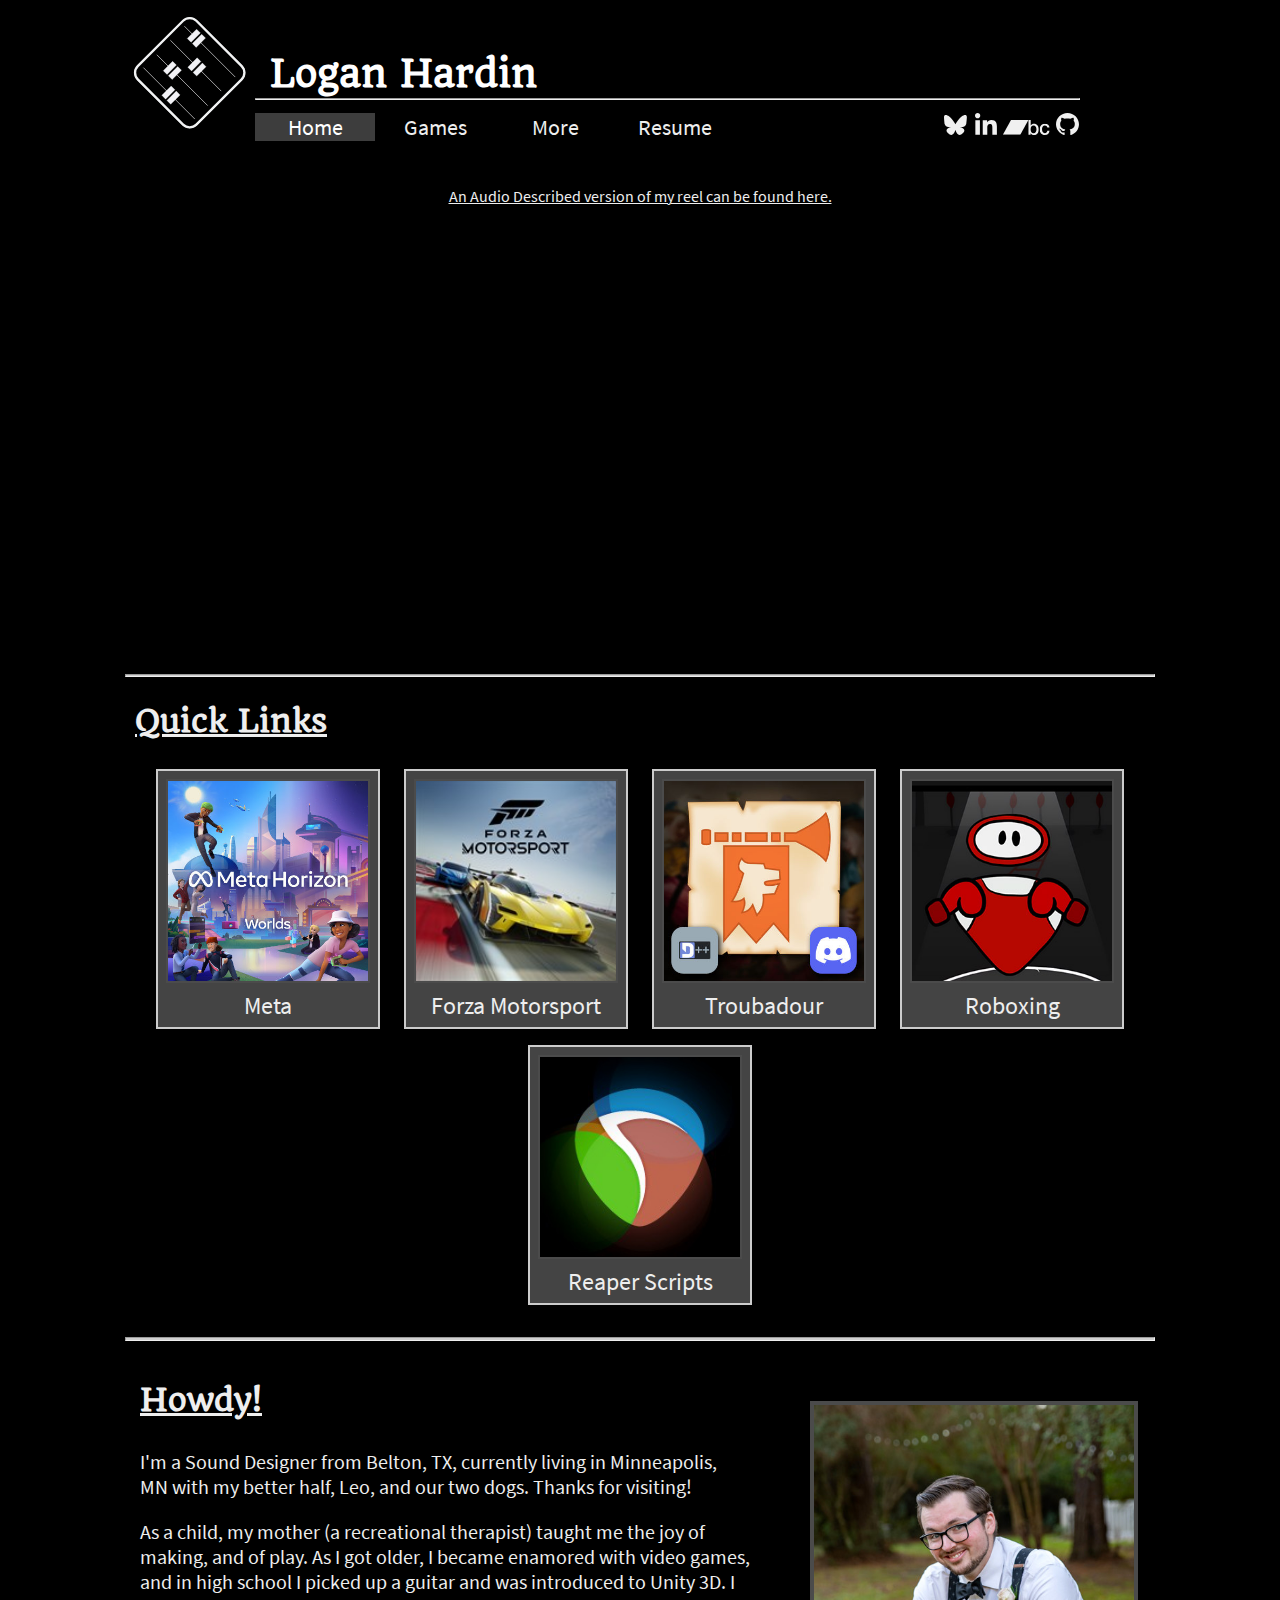
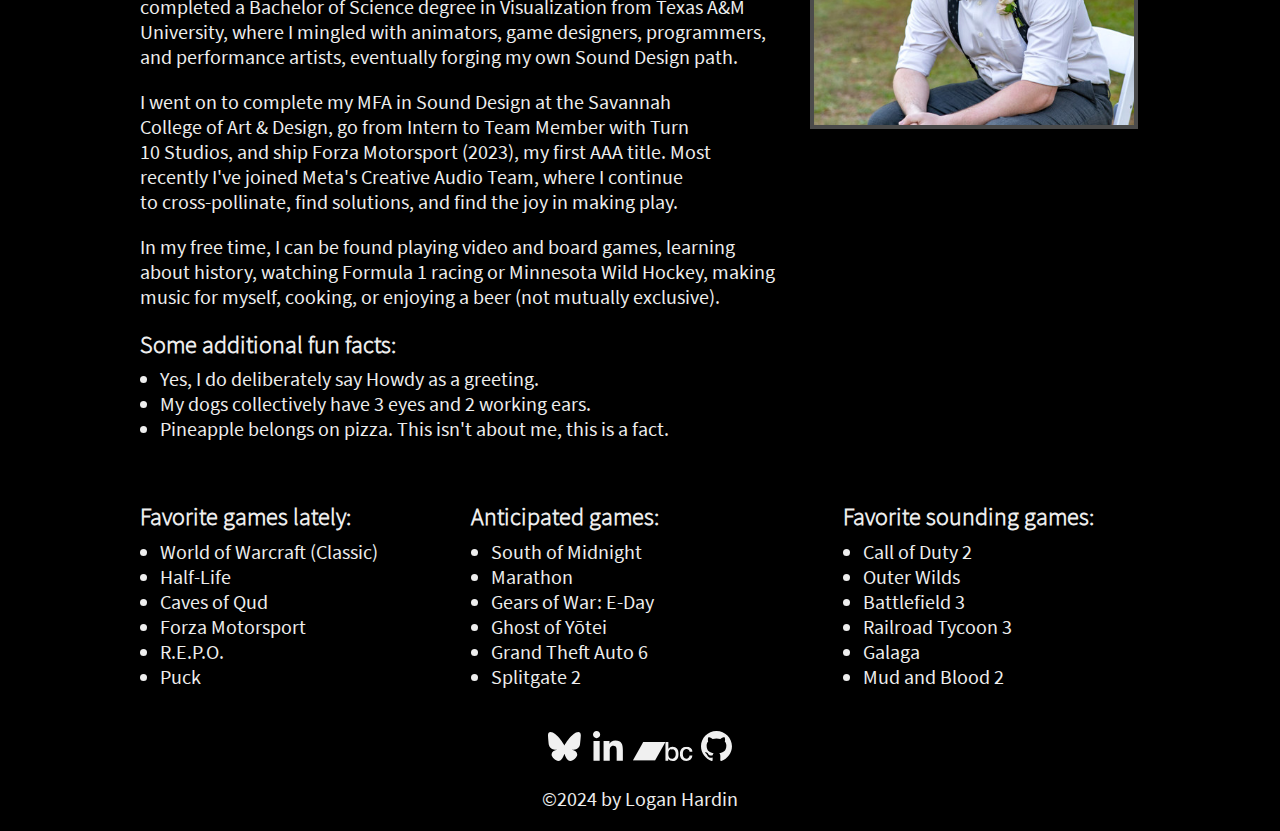
<file: index.html>
<!DOCTYPE html>
<html lang="en">

<head>
<meta name="viewport" content="width=device-width, initial-scale=1"/>
<title>Logan Hardin portfolio- Home</title>
<link rel="stylesheet" href="mystyle.css">
<link rel="icon" type="image/x-icon" href="/images/favicon.png">
</head>

<body>
<div class="content">
	<a class="skip-to-content-link-top" href="#container-video-reel">Jump to content</a>
<!--Header (stationary)-->
	<div class="header-hero">
		<img id="img-home" src="images/Logo_Home.svg" alt="Logo for Logan Hardin. On a black background, a white rounded rectangle sits at an angle, with blocks and thin parallel lines inside it resembling faders on a mixing board." />
		<div class="header-hero-text-and-div">
			<h1 id="container-header-text">Logan Hardin</h1>
			<hr id="container-header-hr">
		</div>
	</div>
<!--Header (sticks to the top)-->
	<div class="header-sidekick">
		<div class="header-sidekick-background">
		<div class="header-sidekick-buttons">
			<a class="header-button-disabled">Home</a>
			<a class="header-button-link" target="_self" href="https://loganhardin.xyz/games">Games</a>
			<a class="header-button-link" target="_self" href="https://loganhardin.xyz/more">More</a>
			<a class="header-button-link" target="_blank" href="resume.pdf">Resume</a>
		</div>
		<div class="header-sidekick-links">
			<a class="undecorated-links" target="_self" href="https://bsky.app/profile/snoopy20111.bsky.social">
				<img id="img-bsky-header" src="images/icon_bluesky.svg" alt="Bluesky Logo and link to Logan's Bluesky profile." />
			</a>
			<a class="undecorated-links" target="_self" href="https://www.linkedin.com/in/lhardin-sound/">
				<img id="img-linkedin-header" src="images/icon_linkedin.svg" alt="LinkedIn logo and link to Logan's LinkedIn page." />
			</a>
			<a class="undecorated-links" target="_self" href="https://snoopy20111.bandcamp.com/">
				<img id="img-bandcamp-header" src="images/icon_bandcamp.svg" alt="Bandcamp logo and link to Logan's Bandcamp." />
			</a>
			<a class="undecorated-links" target="_self" href="https://github.com/Snoopy20111">
				<img id="img-github-header" src="images/icon_github.svg" alt="Github logo and link to Logan's Github profile." />
			</a>
		</div>
		</div>
	</div>
<!--Main content-->
<div class="content-main">
<!--Embedded reel-->
	<div id="container-video-reel">
		<div id="container-reel-text">
			<p class="audio-described-reel-text"><a class="decorated-links" target="_self" href="https://vimeo.com/882762246?share=copy">An Audio Described version of my reel can be found here.</a></p>
		</div>
		<div style="padding:56.25% 0 0 0;position:relative;">
			<iframe src="https://player.vimeo.com/video/878763365?badge=0&amp;autopause=0&amp;quality_selector=1&amp;player_id=0&amp;app_id=58479" frameborder="0" allow="autoplay; fullscreen; picture-in-picture" allowfullscreen style="position:absolute; top:0; left:0; width:100%; height:100%;" title="Vimeo Player, Logan's Sound Design Portfolio- 2023"></iframe>
		</div>
		<script src="https://player.vimeo.com/api/player.js"></script>
	</div>
	<hr class="main_hr">
<!--Quick Links-->	
	<div id="Quick-Links" class="content-quicklinks-group-div">
		<h2 class="content-quicklinks-group-title">Quick Links</h2>
		<div class="content-quick-link-div">
			<div class="content-quick-link-separator">
				<a class="undecorated-links" target="_self" href="https://loganhardin.xyz/games#HorizonWorlds">
				<div class="content-quick-link-box">
					<img id="img-quicklink-prev" src="images/HorizonWorlds-Preview.jpg" alt="A preview image for Meta Horizon Worlds, bearing the Meta logo and promotional art for the platform. Various grinning human characters play and socialize in a green area of a futuristic city." />
					<p class="quick-link-text">Meta</p>
				</div>
				</a>
			</div>
			<div class="content-quick-link-separator">
				<a class="undecorated-links" target="_self" href="https://loganhardin.xyz/games#Forza">
				<div class="content-quick-link-box">
					<img id="img-quicklink-prev" src="images/Forza-Preview.jpg" alt="A preview image for Forza Motorsport, bearing the name, logo, and cover art of the game. The cover art depicts two cars, a yellow Cadillac V-Series.R hypercar and a blue Chevrolet Corvette E-Ray, speeding towards the camera along a red and white curbed track with an open blue sky behind." />
					<p class="quick-link-text">Forza Motorsport</p>
				</div>
				</a>
			</div>
			<!-- <div class="content-quick-link-separator">
				<a class="undecorated-links" target="_self" href="https://loganhardin.xyz/games#Thesis">
				<div class="content-quick-link-box">
					<img id="img-quicklink-prev" src="images/Thesis-Preview.jpg" alt="A preview image for my Thesis, showing the two playable characters from the Unity FPS Sample. A slender human in an orange and white spacesuit and a taller, imposing, brown and black robot with a massive gun arm stand in a rocky alien desert." />
					<p class="quick-link-text">Thesis</p>
				</div>
				</a>
			</div> -->
			<div class="content-quick-link-separator">
				<a class="undecorated-links" target="_self" href="https://loganhardin.xyz/more#Troubadour">
				<div class="content-quick-link-box">
					<img id="img-quicklink-prev" src="images/Troubadour-Preview.jpg" alt="Preview image for Troubadour, showing the program's logo of an orange medeival trumpet and a banner with a creature." />
					<p class="quick-link-text">Troubadour</p>
				</div>
				</a>
			</div>
			<div class="content-quick-link-separator">
				<a class="undecorated-links" target="_self" href="https://loganhardin.xyz/games#Roboxing">
				<div class="content-quick-link-box">
					<img id="img-quicklink-prev" src="images/Roboxing-Preview.jpg" alt="A preview image for Roboxing, depicting one of the titular robot boxer characters hovering beneath a light in a dimly lit gym, their red and white triangular body giving the appearance of a wrestling singlet. Their red boxing gloves float in front in the ready position, and their lumpy round head floats above the body with two oval eyes neutrally blinking back at the viewer." />
					<p class="quick-link-text">Roboxing</p>
				</div>
				</a>
			</div>
			<div class="content-quick-link-separator">
				<a class="undecorated-links" target="_self" href="https://loganhardin.xyz/more#ReaperScripts">
				<div class="content-quick-link-box">
					<img id="img-quicklink-prev" src="images/Reaper-Preview.jpg" alt="A preview image for my Reaper Scripts, bearing the Reaper Digital Audio Workstation logo. On a black background, a round, guitar pick shaped form is created from overlapping green, brown, and blue circles. The shape of a bright white scythe forms in the negative space." />
					<p class="quick-link-text">Reaper Scripts</p>
				</div>
				</a>
			</div>
		</div>
	</div>
	<hr class="main_hr">
<!--Bio-->
	<div id="Bio" class="content-bio-div">
		<div class="content-bio-text">
			<h2 class="remove-top-margin-text">Howdy!</h2>
			<p>I'm a Sound Designer from Belton, TX, currently living in Minneapolis, MN with my better half, Leo, and our two dogs. Thanks for visiting!</p>
			<p>As a child, my mother (a recreational therapist) taught me the joy of making, and of play. As I got older, I became enamored with video games, and in high school I picked up a guitar and was introduced to Unity 3D. I completed a Bachelor of Science degree in Visualization from Texas A&#38;M University, where I mingled with animators, game designers, programmers, and performance artists, eventually forging my own Sound Design path.</p>
			<p>I went on to complete my MFA in Sound Design at the Savannah College of Art &#38; Design, go from Intern to Team Member with Turn 10 Studios, and ship Forza Motorsport (2023), my first AAA title. Most recently I've joined Meta's Creative Audio Team, where I continue to cross-pollinate, find solutions, and find the joy in making play.</p>
			<p>In my free time, I can be found playing video and board games, learning about history, watching Formula 1 racing or Minnesota Wild Hockey, making music for myself, cooking, or enjoying a beer (not mutually exclusive).</p>
			<h3 class="favorites-headers">Some additional fun facts:</h3>
			<ul>
				<li>Yes, I do deliberately say Howdy as a greeting.</li>
				<li>My dogs collectively have 3 eyes and 2 working ears.</li>
				<li>Pineapple belongs on pizza. This isn't about me, this is a fact.</li>
			</ul>
		</div>
		<div class="content-bio-img">
			<img id="img-bio" src="images/Me.jpg" alt="A photo of me! I'm seated outdoors on a white chair in mostly-formal dress, clad in gray trousers, a white french-cuffed shirt rolled up to the elbows, black suspenders, a black bow tie, and my usual crisp pompadour haircut. I'm beaming— a huge grin is hardly hidden by my short beard and mustache, and my eyes smile out from behind huge black-framed glasses. A white carnation clings to one suspender strap."/>
		</div>
	</div>
	<div id="Fav-Games" class="content-bio-favgames-div">
		<div class="content-bio-favgames-column-1">
			<h3 class="favorites-headers">Favorite games lately:</h3>
			<ul class="ul-favorites-list">
				<li>World of Warcraft (Classic)</li>
				<li>Half-Life</li>
				<li>Caves of Qud</li>
				<li>Forza Motorsport</li>
				<li>R.E.P.O.</li>
				<li>Puck</li>
			</ul>
		</div>
		<div class="content-bio-favgames-column-2">
			<h3 class="favorites-headers">Anticipated games:</h3>
			<ul class="ul-favorites-list">
				<li>South of Midnight</li>
				<li>Marathon</li>
				<li>Gears of War: E-Day</li>
				<li>Ghost of Yōtei</li>
				<li>Grand Theft Auto 6</li>
				<li>Splitgate 2</li>
			</ul>
		</div>
		<div class="content-bio-favgames-column-3">
			<h3 class="favorites-headers">Favorite sounding games:</h3>
			<ul class="ul-favorites-list">
				<li>Call of Duty 2</li>
				<li>Outer Wilds</li>
				<li>Battlefield 3</li>
				<li>Railroad Tycoon 3</li>
				<li>Galaga</li>
				<li>Mud and Blood 2</li>
			</ul>
		</div>
	</div>
</div>
<!--Footer, similar links as header-->
	<footer class="footer-main">
		<div class="footer-links">
			<a class="undecorated-links" target="_self" href="https://bsky.app/profile/snoopy20111.bsky.social">
				<img id="img-bsky-footer" src="images/icon_bluesky.svg" alt="Bluesky Logo and link to Logan's Bluesky profile." />
			</a>
			<a class="undecorated-links" target="_self" href="https://www.linkedin.com/in/lhardin-sound/">
				<img id="img-linkedin-footer" src="images/icon_linkedin.svg" alt="LinkedIn logo and link to Logan's LinkedIn page." />
			</a>
			<a class="undecorated-links" target="_self" href="https://snoopy20111.bandcamp.com/">
				<img id="img-bandcamp-footer" src="images/icon_bandcamp.svg" alt="Bandcamp logo and link to Logan's Bandcamp." />
			</a>
			<a class="undecorated-links" target="_self" href="https://github.com/Snoopy20111">
				<img id="img-github-footer" src="images/icon_github.svg" alt="Github logo and link to Logan's Github profile." />
			</a>
		</div>
		<p>©2024 by Logan Hardin</p>
	</footer>
</div>
</body>
</html>
</file>
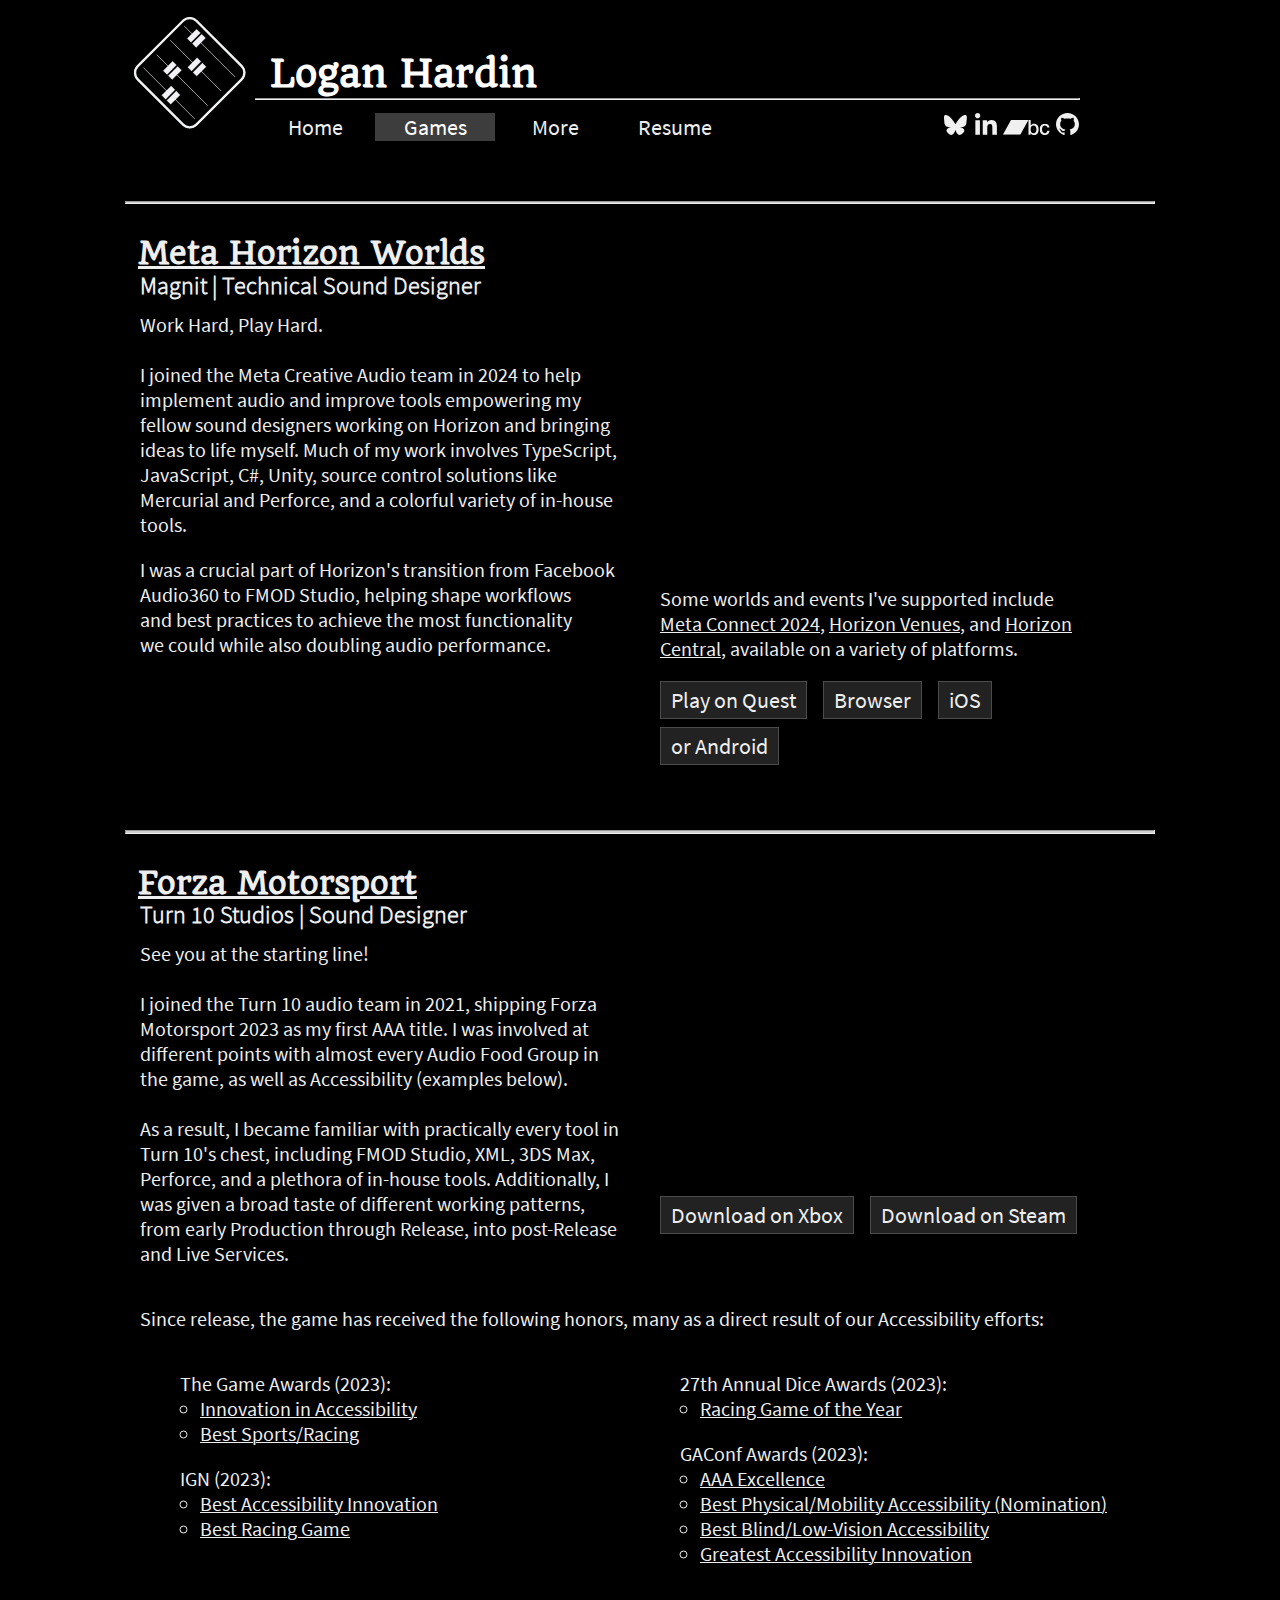
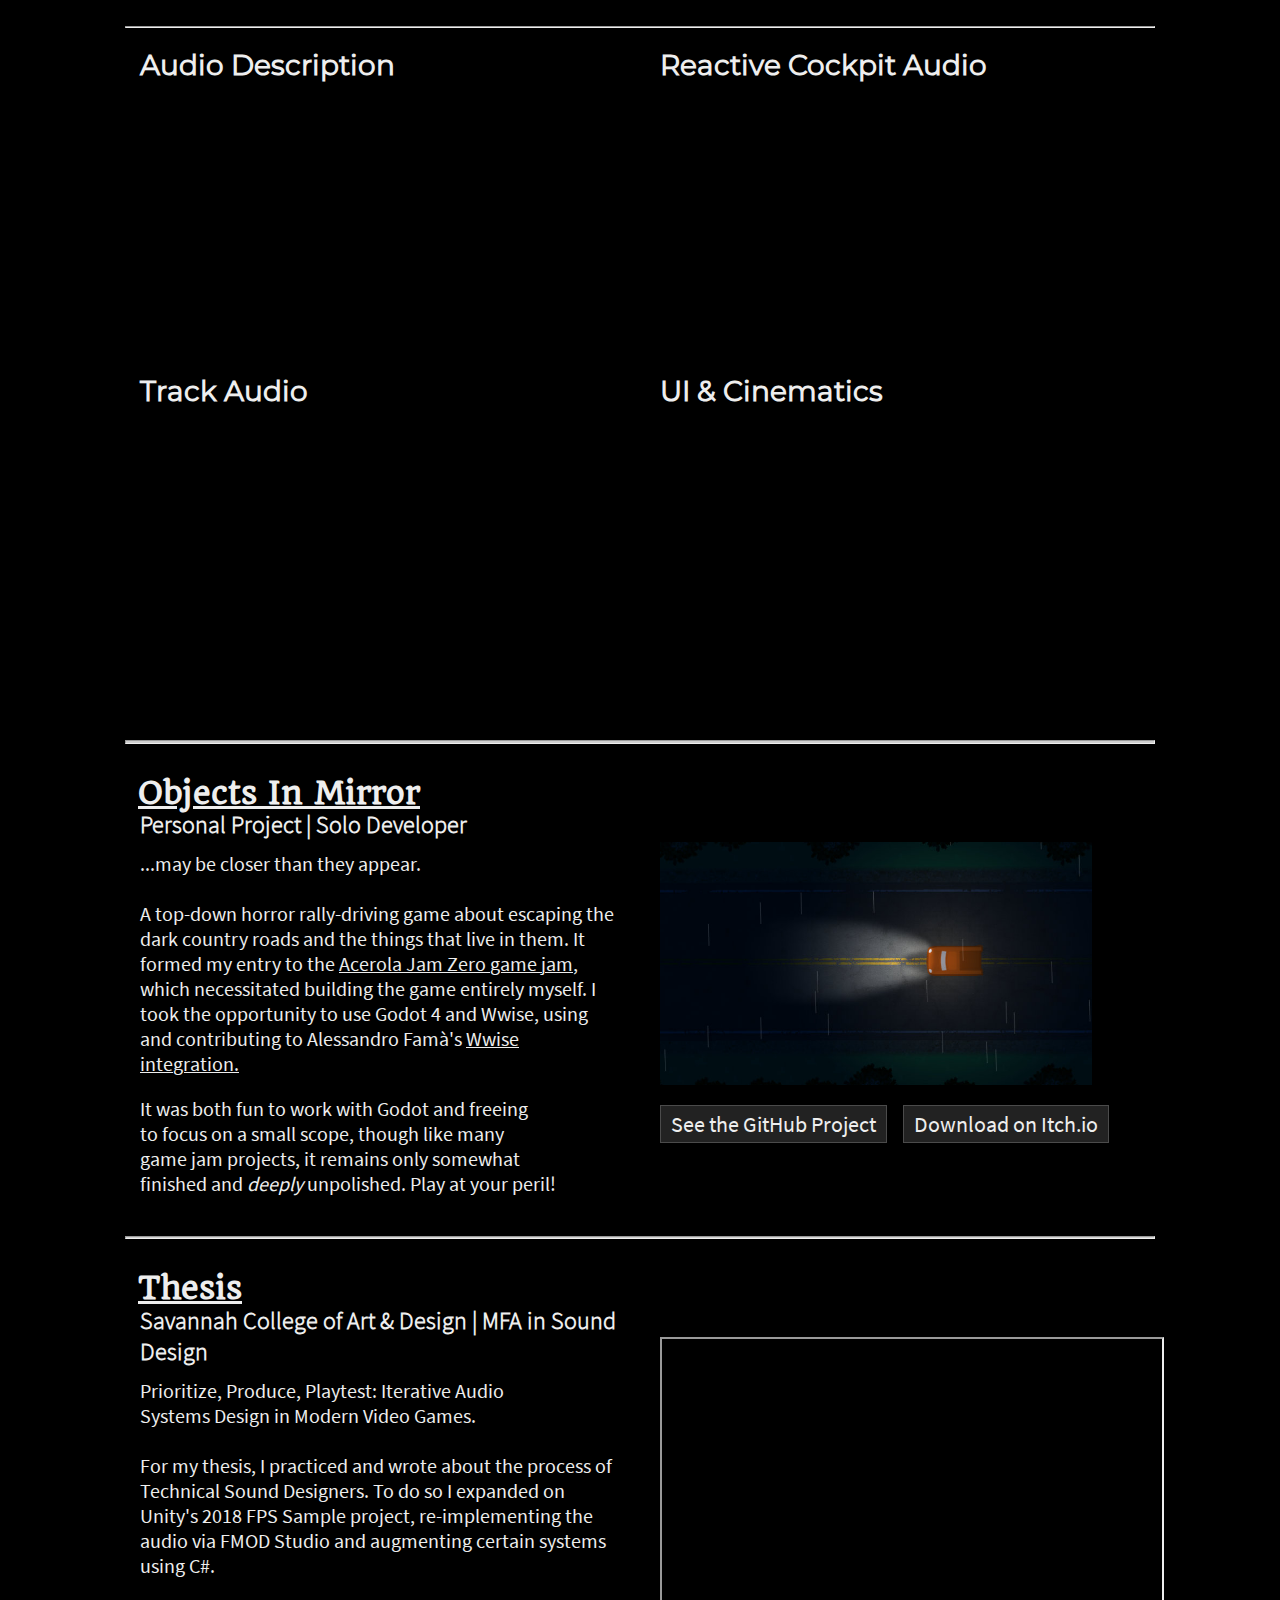
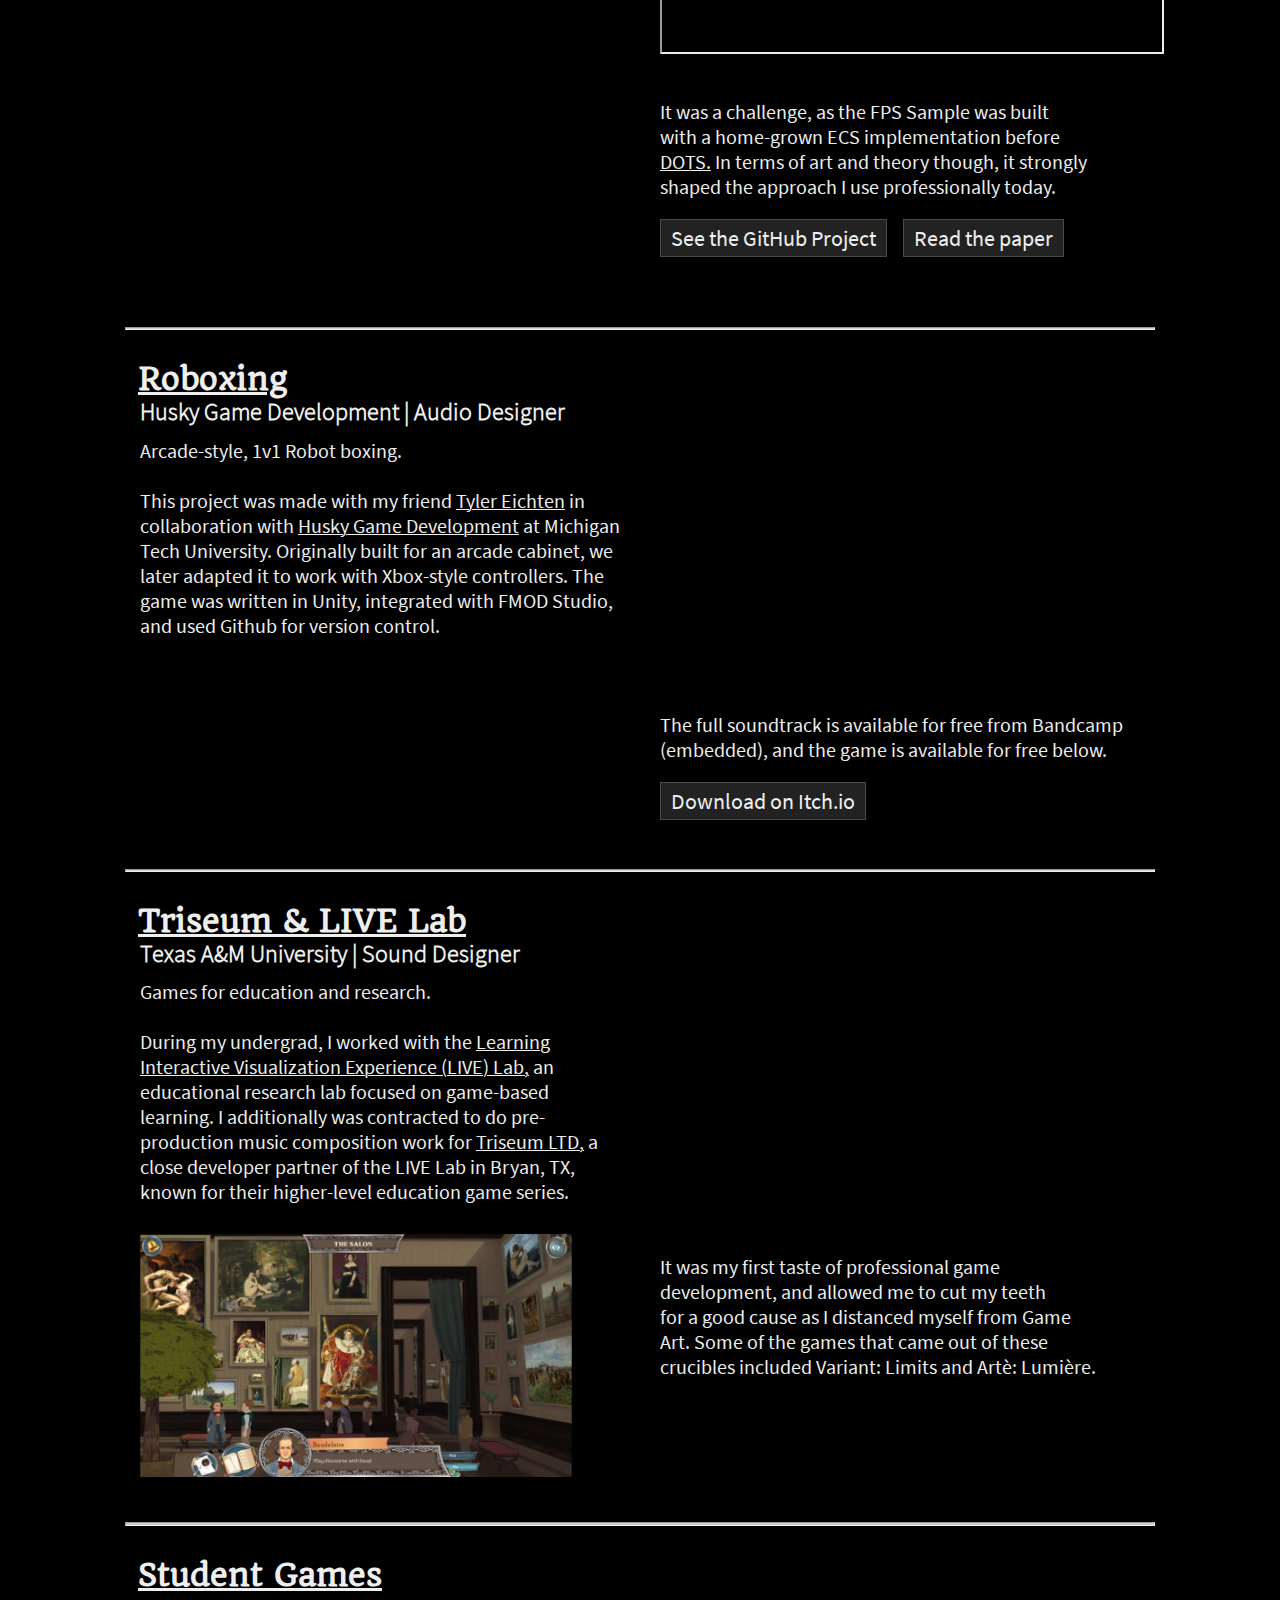
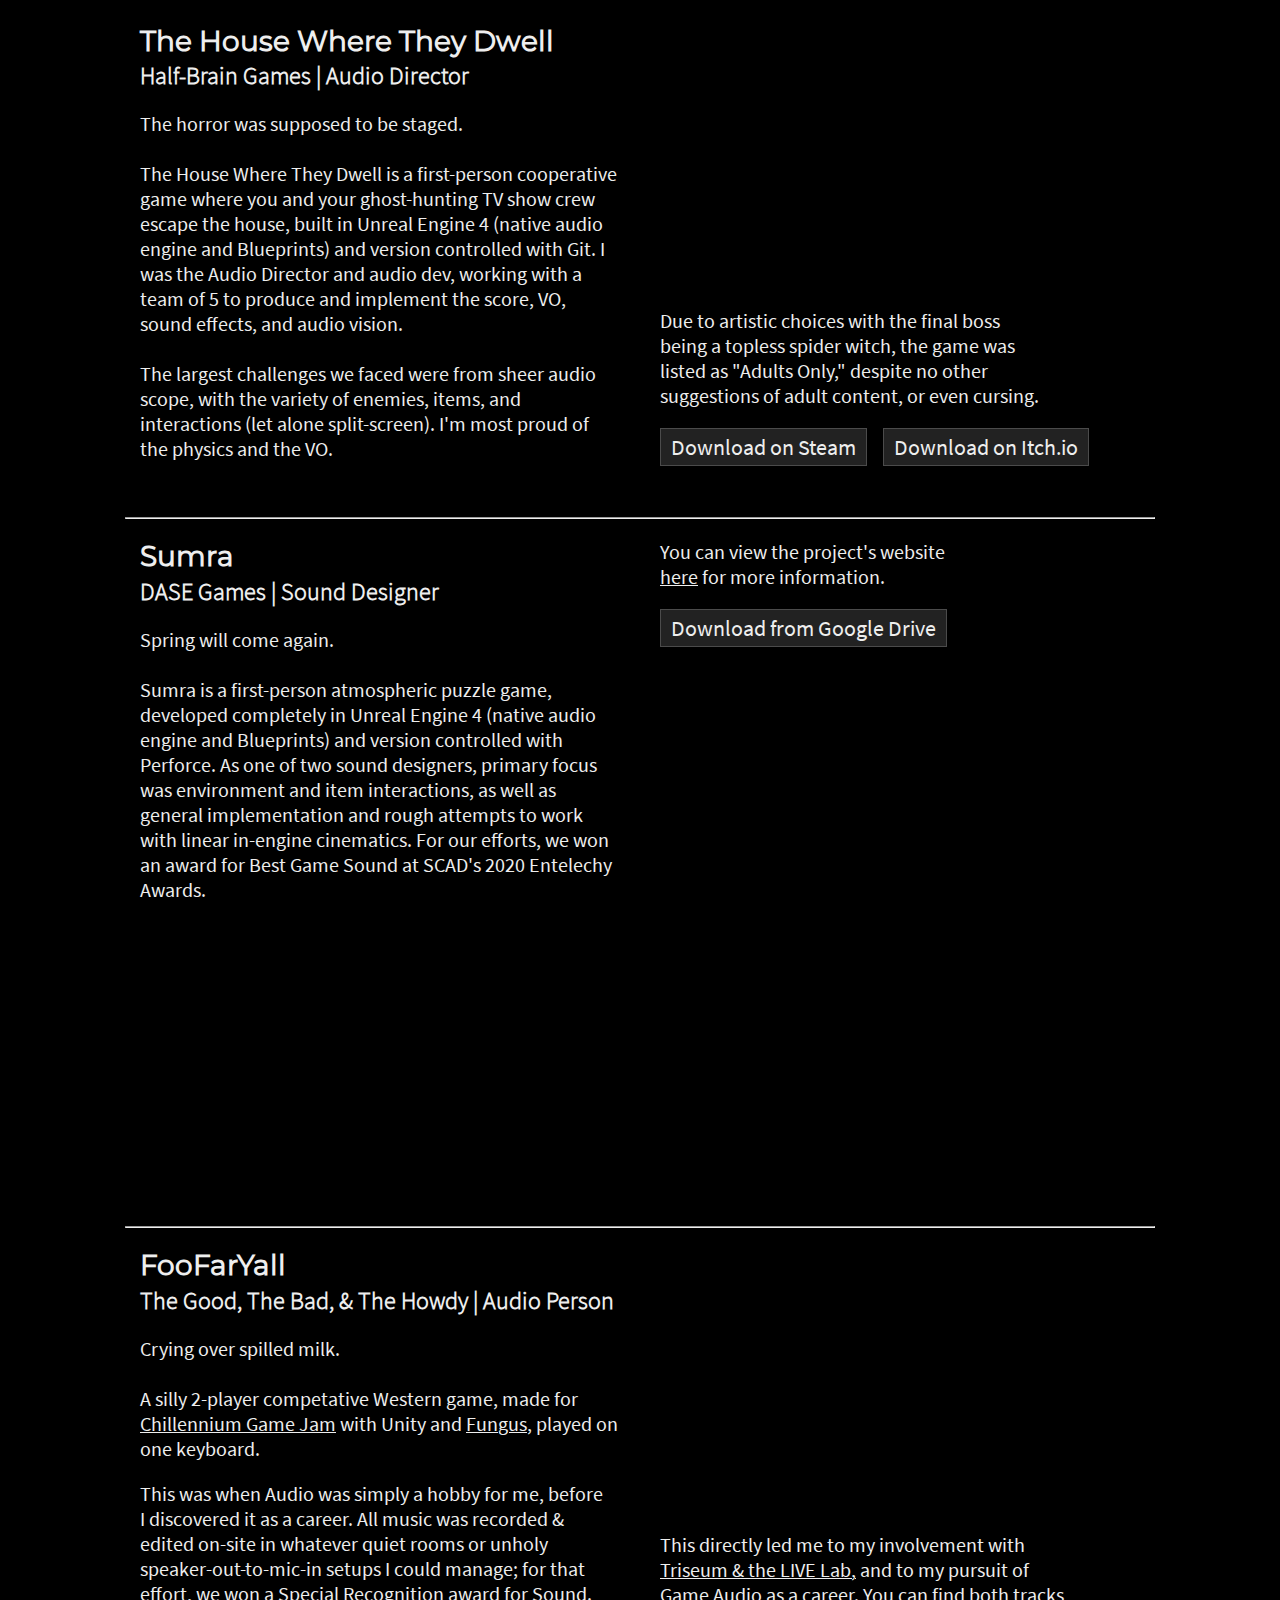
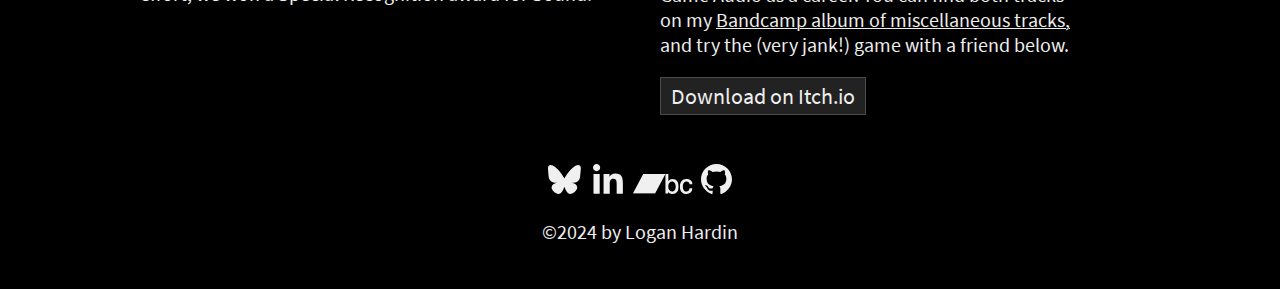
<file: games/index.html>
<!DOCTYPE html>
<html lang="en">

<head>
<meta name="viewport" content="width=device-width, initial-scale=1"/>
<title>Logan Hardin portfolio- Games</title>
<link rel="stylesheet" href="../mystyle.css">
<link rel="icon" type="image/x-icon" href="../images/favicon.png">
</head>

<body>
<div class="content">
	<a class="skip-to-content-link-top" href="#Forza">Jump to content</a>
<!--Header (stationary)-->
	<div class="header-hero">
		<img id="img-home" src="../images/Logo_Home.svg" alt="Logan's logo. On a black background, a white rounded rectangle sits at an angle, with blocks and thin parallel lines inside it resembling faders on a mixing board." />
		<div class="header-hero-text-and-div">
			<h1 id="container-header-text">Logan Hardin</h1>
			<hr id="container-header-hr">
		</div>
	</div>
<!--Header (sticks to the top)-->
	<div class="header-sidekick">
		<div class="header-sidekick-background">
		<div class="header-sidekick-buttons">
			<a class="header-button-link" target="_self" href="https://loganhardin.xyz/">Home</a>
			<a class="header-button-disabled">Games</a>
			<a class="header-button-link" target="_self" href="https://loganhardin.xyz/more">More</a>
			<a class="header-button-link" target="_blank" href="../resume.pdf">Resume</a>
		</div>
		<div class="header-sidekick-links">
			<a class="undecorated-links" target="_self" href="https://bsky.app/profile/snoopy20111.bsky.social">
				<img id="img-bsky-header" src="../images/icon_bluesky.svg" alt="Bluesky Logo and link to Logan's Bluesky profile." />
			</a>
			<a class="undecorated-links" target="_self" href="https://www.linkedin.com/in/lhardin-sound/">
				<img id="img-linkedin-header" src="../images/icon_linkedin.svg" alt="LinkedIn logo and link to Logan's LinkedIn page." />
			</a>
			<a class="undecorated-links" target="_self" href="https://snoopy20111.bandcamp.com/">
				<img id="img-bandcamp-header" src="../images/icon_bandcamp.svg" alt="Bandcamp logo and link to Logan's old Bandcamp." />
			</a>
			<a class="undecorated-links" target="_self" href="https://github.com/Snoopy20111">
				<img id="img-github-header" src="../images/icon_github.svg" alt="Github logo and link to Logan's Github profile."/>
			</a>
		</div>
		</div>
	</div>
<!--Main content-->
<div class="content-main">
<!--Meta Horizon Worlds-->
	<div id="HorizonWorlds">
	<hr class="main_hr">
		<h2 class="project-title">Meta Horizon Worlds</h2>
		<div class="project-div">
			<h3 class="project-subtitle-text">Magnit | Technical Sound Designer</h3>
			<div class="project-content-left">
				<p class="remove-top-margin-text">Work Hard, Play Hard.<br><br>I joined the Meta Creative Audio team in 2024 to help implement audio and improve tools empowering my fellow sound designers working on Horizon and bringing ideas to life myself. Much of my work involves TypeScript, JavaScript, C#, Unity, source control solutions like Mercurial and Perforce, and a colorful variety of in-house tools.</p>
				<p>I was a crucial part of Horizon's transition from Facebook Audio360 to FMOD Studio, helping shape workflows and best practices to achieve the most functionality we could while also doubling audio performance.</p>
			</div>
			<div class="project-content-right">
				<iframe class="project-video-embed" src="https://www.youtube.com/embed/Sd7du11ZPZo" title="Youtube video, Meta Horizon Worlds Horizon Season trailer." frameborder="0" allow="accelerometer; autoplay; clipboard-write; encrypted-media; gyroscope; picture-in-picture; web-share" allowfullscreen></iframe>
				<p>Some worlds and events I've supported include
				<a class="decorated-links" target="_self" href="https://www.meta.com/blog/quest/connect-2024-horizon-worlds-behind-the-scenes/">Meta Connect 2024</a>,
				<a class="decorated-links" target="_self" href="https://horizon.meta.com/world/10104211281051297/">Horizon Venues</a>, and
				<a class="decorated-links" target="_self" href="https://horizon.meta.com/world/10161451989024108/?hwsh=H0bccjMPU5">Horizon Central</a>, available on a variety of platforms.</p>
				<a class="download-button-link" target="_self" href="https://www.meta.com/experiences/meta-horizon-worlds/2532035600194083/">Play on Quest</a>
				<a class="download-button-link" target="_self" href="https://horizon.meta.com/">Browser</a>
				<a class="download-button-link" target="_self" href="https://apps.apple.com/us/app/meta-horizon/id1366478176">iOS</a>
				<a class="download-button-link" target="_self" href="https://play.google.com/store/apps/details?id=com.oculus.twilight">or Android</a>
			</div>
		</div>
	</div>
<!--Forza-->
	<div id="Forza">
	<hr class="main_hr">
		<h2 class="project-title">Forza Motorsport</h2>
		<div class="project-div">
			<h3 class="project-subtitle-text">Turn 10 Studios | Sound Designer</h3>
			<div class="project-content-left">
				<p class="remove-top-margin-text">See you at the starting line!<br><br>I joined the Turn 10 audio team in 2021, shipping Forza Motorsport 2023 as my first AAA title. I was involved at different points with almost every Audio Food Group in the game, as well as Accessibility (examples below).
				<br><br>
				As a result, I became familiar with practically every tool in Turn 10's chest, including FMOD Studio, XML, 3DS Max, Perforce, and a plethora of in-house tools. Additionally, I was given a broad taste of different working patterns, from early Production through Release, into post-Release and Live Services.
				</p>
			</div>
			<div class="project-content-right">
				<iframe class="project-video-embed" src="https://www.youtube.com/embed/em4gv1Ietko" title="YouTube video, Forza Motorsport 2023 Trailer, without Audio Description. A Described version of this trailer is available on YouTube." frameborder="0" allow="accelerometer; autoplay; clipboard-write; encrypted-media; gyroscope; picture-in-picture; web-share" allowfullscreen="" data-ruffle-polyfilled=""></iframe>
				<br>
				<a class="download-button-link" target="_self" href="https://www.xbox.com/en-us/games/store/forza-motorsport-standard-edition/9plkvswr299f">Download on Xbox</a>
				<a class="download-button-link" target="_self" href="https://store.steampowered.com/app/2440510/Forza_Motorsport/">Download on Steam</a>
			</div>
		</div>
		<div class="project-div-singlecolumn" id="Forza-Awards">
			<p class="remove-top-margin-text">Since release, the game has received the following honors, many as a direct result of our Accessibility efforts:</p>
		</div>
		<ul class="project-div" id="Forza-Awards-List">
			<li class="li-forza-awards">The Game Awards (2023):
				<ul class="ul-forza-awards">
					<li><a class="decorated-links" target="_self" href="https://thegameawards.com/nominees/innovation-in-accessibility">Innovation in Accessibility</a></li>
					<li><a class="decorated-links" target="_self" href="https://thegameawards.com/nominees/best-sports-racing">Best Sports/Racing</a></li>
				</ul>
			</li>
			<li class="li-forza-awards">IGN (2023):
				<ul class="ul-forza-awards">
					<li><a class="decorated-links" target="_self" href="https://www.ign.com/articles/accessibility-innovation-games-2023">Best Accessibility Innovation</a></li>
					<li><a class="decorated-links" target="_self" href="https://www.ign.com/articles/ign-awards-2023-every-winner-announced">Best Racing Game</a></li>
				</ul>
			</li>
			<li class="li-forza-awards">27th Annual Dice Awards (2023):
				<ul class="ul-forza-awards">
					<li><a class="decorated-links" target="_self" href="https://www.interactive.org/awards/27th_dice_awards_finalists.asp">Racing Game of the Year</a></li>
				</ul>
			</li>
			<li class="li-forza-awards">GAConf Awards (2023):
				<ul class="ul-forza-awards">
					<li><a class="decorated-links" target="_self" href="https://www.gaconf.com/gaconf-awards-2023/">AAA Excellence</a></li>
					<li><a class="decorated-links" target="_self" href="https://www.gaconf.com/gaconf-awards-2023/">Best Physical/Mobility Accessibility (Nomination)</a></li>
					<li><a class="decorated-links" target="_self" href="https://www.gaconf.com/gaconf-awards-2023/">Best Blind/Low-Vision Accessibility</a></li>
					<li><a class="decorated-links" target="_self" href="https://www.gaconf.com/gaconf-awards-2023/">Greatest Accessibility Innovation</a></li>
				</ul>
			</li>
		</ul>
		<hr class="minor_hr">
		<div class="project-div" id="Forza-Videos">
			<div class="project-content-left">
				<h3 class="subproject-title-block">Audio Description</h3>
				<iframe class="project-video-embed-block" src="https://www.youtube.com/embed/T09tj4i82ok" title="YouTube video, Forza Motorsport Audio Description example" frameborder="0" allow="accelerometer; autoplay; clipboard-write; encrypted-media; gyroscope; picture-in-picture; web-share" allowfullscreen></iframe>
			</div>
			<div class="project-content-left">
				<h3 class="subproject-title-block">Track Audio</h3>
				<iframe class="project-video-embed-block" src="https://www.youtube.com/embed/MelWT5sKT5w" title="YouTube video, Forza Motorsport Track Audio. This video relies on subtitles and is not fully accessible, but a future voiced-over version will be." frameborder="0" allow="accelerometer; autoplay; clipboard-write; encrypted-media; gyroscope; picture-in-picture; web-share" allowfullscreen></iframe>
			</div>
			<div class="project-content-right">
				<h3 class="subproject-title-block">Reactive Cockpit Audio</h3>
				<iframe class="project-video-embed-block" src="https://www.youtube.com/embed/kjj0ttwLEU4" title="YouTube video, Forza Motorsport Reactive Cockpit Audio. This video relies on subtitles and is not fully accessible, but a future voiced-over version will be." frameborder="0" allow="accelerometer; autoplay; clipboard-write; encrypted-media; gyroscope; picture-in-picture; web-share" allowfullscreen></iframe>
			</div>
			<div class="project-content-right">
				<h3 class="subproject-title-block">UI &#38; Cinematics</h3>
				<iframe class="project-video-embed-block" src="https://www.youtube.com/embed/Q-Tj2z8Ji64" title="YouTube video, Forza Motorsport UI and Cinematics audio. This video relies on subtitles and is not fully accessible, but a future voiced-over version will be." frameborder="0" allow="accelerometer; autoplay; clipboard-write; encrypted-media; gyroscope; picture-in-picture; web-share" allowfullscreen></iframe>
			</div>
		</div>
	</div>
<!--ObjectsInMirror-->
	<div id="ObjectsInMirror">
	<hr class="main_hr">
		<h2 class="project-title">Objects In Mirror</h2>
		<div class="project-div">
			<h3 class="project-subtitle-text">Personal Project | Solo Developer</h3>
			<div class="project-content-left">
				<p class="remove-top-margin-text">...may be closer than they appear.<br><br>A top-down horror rally-driving game about escaping the dark country roads and the things that live in them. It formed my entry to the <a class="decorated-links" target="_self" href="https://itch.io/jam/acerola-jam-0">Acerola Jam Zero game jam</a>, which necessitated building the game entirely myself. I took the opportunity to use Godot 4 and Wwise, using and contributing to Alessandro Famà's <a class="decorated-links" target="_self" href="https://github.com/alessandrofama/wwise-godot-integration">Wwise integration.</a></p>
				<p>It was both fun to work with Godot and freeing to focus on a small scope, though like many game jam projects, it remains only somewhat finished and <i>deeply</i> unpolished. Play at your peril!</p>
			</div>
			<div class="project-content-right">
				<img id="img-obj-in-mirror" src="../images/ObjectsInMirror.jpg" alt="Screenshot from the game. An orange pickup truck's headlights scatter light across a paved two-lane road through the rain and darkness." />
				<br>
				<a class="download-button-link" target="_self" href="https://github.com/Snoopy20111/ObjectsInMirror">See the GitHub Project</a>
				<a class="download-button-link" target="_self" href="https://snoopy20111.itch.io/objects-in-mirror">Download on Itch.io</a>
			</div>
		</div>
	</div>
<!--Thesis-->
	<div id="Thesis">
	<hr class="main_hr">
		<h2 class="project-title">Thesis</h2>
		<div class="project-div">
			<h3 class="project-subtitle-text">Savannah College of Art &#38; Design | MFA in Sound Design</h3>
			<div class="project-content-left">
				<p class="remove-top-margin-text">Prioritize, Produce, Playtest: Iterative Audio Systems Design in Modern Video Games.<br><br>For my thesis, I practiced and wrote about the process of Technical Sound Designers. To do so I expanded on Unity's 2018 FPS Sample project, re-implementing the audio via FMOD Studio and augmenting certain systems using C#.<br><br></p>
				<iframe class="project-video-embed" src="https://www.youtube.com/embed/4WZWqboFIuA" title="YouTube video, demonstration of Logan's thesis on technical sound design. This video is not accessible, relying on baked-in captions." frameborder="0" allow="accelerometer; autoplay; clipboard-write; encrypted-media; gyroscope; picture-in-picture; web-share" allowfullscreen></iframe>
			</div>
			<div class="project-content-right">
				<iframe class="project-slideshow-embed" src="https://docs.google.com/presentation/d/e/2PACX-1vQILrF1h5PX8bnlpLd31Tak1mKvQmsWZQmC_PLxb9i-gn-VCxcAwd5QL9aVWdI7G7I7GHnoD0pkeJKO/embed?start=false&loop=true&delayms=30000" title="Google Slides presentation, walking through Logan's Thesis project" frameborder="1" allowfullscreen="true" mozallowfullscreen="true" webkitallowfullscreen="true"></iframe>
				<p>It was a challenge, as the FPS Sample was built with a home-grown ECS implementation before <a class="decorated-links" target="_self" href="https://unity.com/dots">DOTS.</a> In terms of art and theory though, it strongly shaped the approach I use professionally today.</p>
				<a class="download-button-link" target="_self" href="https://github.com/Snoopy20111/FPSSample">See the GitHub Project</a>
				<a class="download-button-link" target="_self" href="https://library.scad.edu/record=b1937300">Read the paper</a>
			</div>
		</div>
	</div>
<!--Roboxing-->
	<div id="Roboxing">
	<hr class="main_hr">
		<h2 class="project-title">Roboxing</h2>
		<div class="project-div">
			<h3 class="project-subtitle-text">Husky Game Development | Audio Designer</h3>
			<div class="project-content-left">
				<p class="remove-top-margin-text">Arcade-style, 1v1 Robot boxing.<br><br>This project was made with my friend <a class="decorated-links" target="_self" href="https://www.linkedin.com/in/tyler-eichten/">Tyler Eichten</a> in collaboration with <a class="decorated-links" href="https://huskygames.com/">Husky Game Development</a> at Michigan Tech University. Originally built for an arcade cabinet, we later adapted it to work with Xbox-style controllers. The game was written in Unity, integrated with FMOD Studio, and used Github for version control.</p>
			</div>
			<div class="project-content-left">
				<iframe class="project-bandcamp-embed" id="roboxing-bandcamp" src="https://bandcamp.com/EmbeddedPlayer/album=1743901494/size=large/bgcol=333333/linkcol=ffffff/tracklist=false/artwork=small/transparent=true/" title="Bandcamp audio player, Roboxing Original Soundtrack" seamless><a href="https://snoopy20111.bandcamp.com/album/roboxing">Roboxing by Logan Hardin</a></iframe>
			</div>
			<div class="project-content-right">
				<iframe class="project-video-embed" src="https://www.youtube.com/embed/l1bBcV8COYI" title="Youtube video, Roboxing screen recording demonstrating the gameplay" frameborder="0" allow="accelerometer; autoplay; clipboard-write; encrypted-media; gyroscope; picture-in-picture; web-share" allowfullscreen></iframe>
				<p>The full soundtrack is available for free from Bandcamp (embedded), and the game is available for free below.</p>
				<a class="download-button-link" target="_self" href="https://tyler-eichten.itch.io/roboxing">Download on Itch.io</a>
			</div>
		</div>
	</div>
<!--Triseum & Live Lab projects-->
	<div id="TriseumLiveLab">
	<hr class="main_hr">
		<h2 class="project-title">Triseum &#38; LIVE Lab</h2>
		<div class="project-div">
			<h3 class="project-subtitle-text">Texas A&#38;M University | Sound Designer</h3>
			<div class="project-content-left">
				<p class="remove-top-margin-text">Games for education and research.<br><br>During my undergrad, I worked with the <a class="decorated-links" href="https://pvfa.tamu.edu/research/live-lab/">Learning Interactive Visualization Experience (LIVE) Lab,</a> an educational research lab focused on game-based learning. I additionally was contracted to do pre-production music composition work for <a class="decorated-links" href="https://triseum.com/">Triseum LTD,</a> a close developer partner of the LIVE Lab in Bryan, TX, known for their higher-level education game series.</p>
			</div>
			<img class="project-content-right" id="img-arte-lumiere" src="../images/ARTe-Lumiere.jpg" alt="Screenshot from Arte Lumiere, another Triseum title" />
			<div class="project-content-right">
				<iframe class="project-video-embed" src="https://www.youtube.com/embed/Ys1ShVbkdqQ" title="Youtube video, Trailer for Variant: Limits" frameborder="0" allow="accelerometer; autoplay; clipboard-write; encrypted-media; gyroscope; picture-in-picture; web-share" allowfullscreen></iframe>
				<p>It was my first taste of professional game development, and allowed me to cut my teeth for a good cause as I distanced myself from Game Art. Some of the games that came out of these crucibles included Variant: Limits and Artè: Lumière.</p>
			</div>
		</div>
	</div>
<!--Student Projects-->
	<div id="StudentGames">
	<hr class="main_hr">
		<h2 class="project-title">Student Games</h2>
<!--The House Where They Dwell-->
		<div class="project-div" id="TheHouseWhereTheyDwell">
			<div class="project-content-left">
				<h3 class="subproject-title">The House Where They Dwell</h3>
				<h4 class="project-subtitle-text">Half-Brain Games | Audio Director</h4>
				<p>The horror was supposed to be staged.<br><br>The House Where They Dwell is a first-person cooperative game where you and your ghost-hunting TV show crew escape the house, built in Unreal Engine 4 (native audio engine and Blueprints) and version controlled with Git. I was the Audio Director and audio dev, working with a team of 5 to produce and implement the score, VO, sound effects, and audio vision.<br><br>The largest challenges we faced were from sheer audio scope, with the variety of enemies, items, and interactions (let alone split-screen). I'm most proud of the physics and the VO.</p>
			</div>
			<div class="project-content-right">
				<iframe class="project-video-embed" src="https://www.youtube.com/embed/rjwaGpkC-1E" title="YouTube video, trailer for The House Where They Dwell" frameborder="0" allow="accelerometer; autoplay; clipboard-write; encrypted-media; gyroscope; picture-in-picture; web-share" allowfullscreen></iframe>
				<p>Due to artistic choices with the final boss being a topless spider witch, the game was listed as "Adults Only," despite no other suggestions of adult content, or even cursing.</p>
				<a class="download-button-link" target="_self" href="https://store.steampowered.com/app/1759460/The_House_Where_They_Dwell/">Download on Steam</a>
				<a class="download-button-link" target="_self" href="https://halfbraingames.itch.io/the-house-where-they-dwell">Download on Itch.io</a>
			</div>
		</div>
		<hr class="minor_hr">
<!--Sumra-->
		<div class="project-div" id="Sumra">
			<div class="project-content-left">
				<h3 class="subproject-title">Sumra</h3>
				<h4 class="project-subtitle-text">DASE Games | Sound Designer</h4>
				<p>Spring will come again.<br><br>Sumra is a first-person atmospheric puzzle game, developed completely in Unreal Engine 4 (native audio engine and Blueprints) and version controlled with Perforce. As one of two sound designers, primary focus was environment and item interactions, as well as general implementation and rough attempts to work with linear in-engine cinematics. For our efforts, we won an award for Best Game Sound at SCAD's 2020 Entelechy Awards.</p>
			</div>
			<div class="project-content-right">
				<iframe class="project-video-embed" src="https://www.youtube.com/embed/Ea9yLA2ndrI" title="YouTube video, trailer for Sumra" frameborder="0" allow="accelerometer; autoplay; clipboard-write; encrypted-media; gyroscope; picture-in-picture; web-share" allowfullscreen></iframe>
				<p>You can view the project's website <a class="decorated-links" href="https://sumragame.wixsite.com/sumra">here</a> for more information.</p>
				<a class="download-button-link" target="_self" href="https://drive.google.com/file/d/19CajfnW80dc4EeD3MGHF8TOU-q8x6ZQ-/view?usp=sharing">Download from Google Drive</a>
			</div>
		</div>
		<hr class="minor_hr">
<!--FooFarYall-->
		<div class="project-div" id="FooFarYall">
			<div class="project-content-left">
				<h3 class="subproject-title">FooFarYall</h3>
				<h4 class="project-subtitle-text">The Good, The Bad, &#38; The Howdy | Audio Person</h4>
				<p>Crying over spilled milk.<br><br>A silly 2-player competative Western game, made for <a class="decorated-links" href="https://chillennium.com/">Chillennium Game Jam</a> with Unity and <a class="decorated-links" href="https://fungusgames.com/">Fungus</a>, played on one keyboard.</p>
				<p>This was when Audio was simply a hobby for me, before I discovered it as a career. All music was recorded &#38; edited on-site in whatever quiet rooms or unholy speaker-out-to-mic-in setups I could manage; for that effort, we won a Special Recognition award for Sound.</p>
				<iframe title="Bandcamp audio player, Walking Gait from FooFarYall original Soundtrack" style="border: 0; width: 100%; height: 42px;" src="https://bandcamp.com/EmbeddedPlayer/album=2752376034/size=small/bgcol=333333/linkcol=ffffff/track=2691759572/transparent=true/" seamless><a href="https://snoopy20111.bandcamp.com/album/hardin-a-collection-of-things-done-for-reasons">Hardin: A collection of things done for reasons by Logan Hardin</a></iframe>
				<iframe title="Bandcamp audio player, Hot on the Trail from FooFarYall original Soundtrack" style="border: 0; width: 100%; height: 42px;" src="https://bandcamp.com/EmbeddedPlayer/album=2752376034/size=small/bgcol=333333/linkcol=ffffff/track=382131293/transparent=true/" seamless><a href="https://snoopy20111.bandcamp.com/album/hardin-a-collection-of-things-done-for-reasons">Hardin: A collection of things done for reasons by Logan Hardin</a></iframe>
			</div>
			<div class="project-content-right">
				<iframe class="project-video-embed" src="https://www.youtube.com/embed/C72M7S4osKU?si=jCPjNNMdQOeOqWbV" title="YouTube video, FooFarYall gameplay" frameborder="0" allow="accelerometer; autoplay; clipboard-write; encrypted-media; gyroscope; picture-in-picture; web-share" allowfullscreen></iframe>
				<p>This directly led me to my involvement with <a class="decorated-links" href="https://loganhardin.xyz/games/#TriseumLiveLab">Triseum &#38; the LIVE Lab,</a> and to my pursuit of Game Audio as a career. You can find both tracks on my <a class="decorated-links" href="https://snoopy20111.bandcamp.com/album/hardin-a-collection-of-things-done-for-reasons">Bandcamp album of miscellaneous tracks,</a> and try the (very jank!) game with a friend below.</p>
				<a class="download-button-link" target="_self" href="https://embyrs.itch.io/foofaryall">Download on Itch.io</a>
			</div>
		</div>
	</div>
</div>
<!--Footer, similar links as header-->
	<footer class="footer-main">
		<div class="footer-links">
			<a class="undecorated-links" target="_self" href="https://bsky.app/profile/snoopy20111.bsky.social">
				<img id="img-bsky-footer" src="../images/icon_bluesky.svg" alt="Bluesky Logo and link to Logan's Bluesky profile." />
			</a>
			<a class="undecorated-links" target="_self" href="https://www.linkedin.com/in/lhardin-sound/">
				<img id="img-linkedin-footer" src="../images/icon_linkedin.svg" alt="LinkedIn logo and link to Logan's LinkedIn page." />
			</a>
			<a class="undecorated-links" target="_self" href="https://snoopy20111.bandcamp.com/">
				<img id="img-bandcamp-footer" src="../images/icon_bandcamp.svg" alt="Bandcamp logo and link to Logan's Bandcamp." />
			</a>
			<a class="undecorated-links" target="_self" href="https://github.com/Snoopy20111">
				<img id="img-github-footer" src="../images/icon_github.svg" alt="Github logo and link to Logan's Github profile."/>
			</a>
		</div>
		<p>©2024 by Logan Hardin</p>
	</footer>
</div>
</body>
</html>
</file>
<file: mystyle.css>
/*Shared formatting*/
@font-face {  font-family: Quando; src: url(fonts/Quando-Regular.ttf); format("truetype"); }
@font-face {  font-family: SourceSansPro; src: url(fonts/SourceSansPro-Regular.ttf); format("truetype"); }
@font-face {  font-family: SourceSansPro-Light; src: url(fonts/SourceSansPro-Light.ttf); format("truetype"); }
@font-face {  font-family: Montserrat; src: url(fonts/Montserrat-Regular.otf); format("truetype"); }


/*Desktop Formatting*/
@media (min-width: 875px) {
	body {
		background-color:#000000;
		font-family: SourceSansPro;
		font-size: 20px;
		min-width: 1110px;
		margin: 8px min(0px,((100% - 1110px) / 2)) 8px min(0px,((100% - 1110px) / 2));
		color:#EEEEEE;
	}
	h1 {
		color:#EEEEEE;
		margin-left: 15px;
		margin-bottom: -8px;
		font-family: Quando;
		font-size: 1.8em;
	}
	h2 {
		color:#EEEEEE;
		font-family: Quando;
		font-size: 1.5em;
		text-decoration: underline;
	}
	h3 {
		color:#EEEEEE;
		font-family: Montserrat;
		font-size: 1.4em;
	}
	.quick-link-text {
		color:#EEEEEE;
		font-family: SourceSansPro;
		font-size: 1.2em;
		margin-top: 0em;
		margin-bottom: 0em;
	}
	.audio-described-reel-text {
		background-color:#000000;
		font-family: SourceSansPro;
		font-size: 16px;
		color:#EEEEEE;
	}
	.project-subtitle-text {
		color:#EEEEEE;
		font-family: SourceSansPro-Light;
		font-size: 1.2em;
		margin-top: -1.35em;
		margin-bottom: 0.45em;
	}
	.favorites-headers {
		color:#EEEEEE;
		font-family: SourceSansPro-Light;
		font-size: 1.2em;
		margin: 0em 0em 0.7em 0em;
	}
	p {
		color:#EEEEEE;
		text-wrap: balance;
	}
	.small-text {
		font-size: .8em;
	}
	ul {
		margin: -10px 0px 20px -20px;
	}
	.ul-favorites-list {
		margin: -10px 0px 20px -20px;
	}
	.ul-forza-awards {
		margin: 0px 0px 20px -20px;
	}
	.li-forza-awards {
		display: inline-grid;
		width: 100%
	}
	.inline-grid {
		display: inline-grid;
	}
	.remove-top-margin-text {
		margin: 0em 0em 1em 0em;
	}
	.content {
		max-width: 1600px;
		margin: auto;
		min-width:1120px;
		width: auto !important;/* Firefox will set width as auto */
		width:1110px;          /* As IE6 ignores !important it will set width as 1110px; */
	}
	.skip-to-content-link-top {
		color: white;
		background-color: #3D3D3D;
		height: 20px;
		right: 30%;
		text-decoration:none;
		padding: 8px;
		position: absolute;
		transform: translateY(-100%);
		transition: transform 0.25s;
	}
	.skip-to-content-link-top:focus {
		transform: translateY(0%);
	}
	.skip-to-content-link-mid {
		color: white;
		background-color: #3D3D3D;
		height: 20px;
		right: 30%;
		text-decoration:none;
		padding: 8px;
		position: absolute;
		transform: translateY(-100%);
		transition: transform 0.25s;
	}
	.skip-to-content-link-mid:focus {
		transform: translateY(0%);
	}
	.undecorated-links {
		text-decoration:none;
	}
	.decorated-links {
		color: #EEEEEE;
		text-decoration:underline solid #EEEEEE 1px;
	}
	.header-hero {
		top: 0;
		background-color: #000000;
		display: flex;
		margin: -0.5em auto 0em 3em;
		align-items: center;
	}
	.header-hero-text-and-div {
		width: 100%;
	}
	#container-header-text {
		display: normal;
		align-items: flex-start;
		color: #FFFFFF;
	}
	#container-header-hr {
		color: #D9D9D9;
		margin-right: 10em;
	}
	#img-home {
		margin-left: 3.25em;
		margin-top: .5em;
		width: 5.70em;
		padding: .4em;
		z-index: 10;
	}
	#img-bsky-header {
		height: 1.02em;
		margin: 0em 0.05em;
	}
	#img-bsky-footer {
		width: 1.65em;
		padding: .1em .1em 0em .1em;
		margin: 0em .1em;
	}
	#img-linkedin-header {
		height: 1.1em;
		margin: 0em 0em 0em 0.15em;
	}
	#img-linkedin-footer {
		width: 1.5em;
		padding: .1em .1em 0em .1em;
		margin: 0em .1em;
	}
	#img-bandcamp-header {
		width: 2.35em;
		margin: 0em 0.05em 0em 0.1em;
		padding: 0em 0em 0em 0em;
	}
	#img-bandcamp-footer {
		width: 3em;
		margin: 0em 0em 0em 0.1em;
		padding: 0em 0em 0em 0em;
	}
	#img-github-header {
		height: 1.10em;
		margin: 0em 0.05em;
	}
	#img-github-footer {
		width: 1.55em;
		padding: .1em .1em 0em .1em;
		margin: 0em .1em;
	}
	#img-quicklink-prev {
		width: 10em;
		margin: .1em .1em .1em .1em;
		border: 2px solid #4B4B4B;
	}
	#img-bio {
		width: 16em;
		margin: 1em .1em 1em .1em;
		border: 4px solid #4B4B4B;
		display: flex;
		align-items: center;
		justify-content: right;
	}
	.header-sidekick {
		position: sticky;
		top: 0;
		z-index: 1;
		background-color: #000000;
	}
	.header-sidekick-background {
		position: sticky;
		z-index: 0;
		color: #000000;
		height: 28px;
		margin: -1.25em 0em 3em 12.75em;
	}
	.header-sidekick-buttons{
	}
	a.header-button-link {
		-webkit-appearance: button;
		-moz-appearance: button;
		appearance: button;
		text-decoration:none;
		text-align: center;
		
		border: none;
		background-color: #000000;
		color: #EEEEEE;
		padding: 0px 0px;
		font-size: 22px;
		float: left;
		transition-duration: 0.2s;
		font-family: SourceSansPro;
		width: 120px;
	}
	a.header-button-link:hover {
		background-color: #7F7F7F;
		cursor: pointer;
	}
	a.header-button-disabled {
		-webkit-appearance: button;
		-moz-appearance: button;
		appearance: button;
		text-decoration:none;
		text-align: center;
		
		border: none;
		color: white;
		background-color: #3D3D3D;
		padding: 0px 0px;
		font-size: 22px;
		float: left;
		font-family: SourceSansPro;
		width: 120px;
	}
	.header-sidekick-links {
		margin-right: 10em;
		float: right;
	}
	.main_hr {
		margin: 0px 125px;
		color:#CFCFCF;
		height: 1.3px;
		background-color: #CFCFCF;
	}
	.minor_hr {
		margin: 0px 125px;
		color:#888888;
	}
	.content-quicklinks-group-div {
		margin: 20px 125px 20px 125px;
	}
	.content-quicklinks-group-title {
		margin: 25px 0px 25px 10px;
	}
	.content-quick-link-div {
		margin: 0px -15px 0px -15px;
		display: flex;
		flex-wrap: wrap;
		align-items: center;
		justify-content: center;
	}
	.content-quick-link-separator {
		margin: 0px 8px 8px 8px;
		padding: .2em;
	}
	.content-quick-link-box {
		overflow: clip;
		text-align: center;
		border: .1em solid #CCCCCC;
		background-color: #444444;
		padding: .3em;
	}
	.content-quick-link-box:hover {
		color: #000000;
		background-color: #7F7F7F;
		transition: all .2s ease-out;
	}
	.content-bio-div {
		margin: 2em 7em 1em 7em;
		display: flex;
	}
	.content-bio-text {
		width:67.5%;
		margin-right:20px;
	}
	.content-bio-img {
	}
	.content-bio-favgames-div {
		margin: 2em 6em 1em 7em;
		display: flex;
		justify-items: center;
	}
	.content-bio-favgames-column-1 {
		margin: 0px 6vw 0px 0px;
		width: max(480px, 33%)
	}
	.content-bio-favgames-column-2 {
		margin: 0px 8vw 0px 0px;
		width: max(320px, 50%)
	}
	.content-bio-favgames-column-3 {
		margin: 0px 15px 0px 0px;
		width: max(570px, 46%)
	}
	#container-video-reel {
		padding: 0px;
		text-align: center;
		display: block;
		margin: -15px auto 1em auto;
		width: 60%;
	}
	#container-reel-text {
		text-align:center;
		display: block;
		color:#EEEEEE;
		margin-top: 0px;
		margin-bottom: 0px;
	}
	.footer-main {
		text-align: center;
	}
	.footer-links {
		float: none;
	}
	.project-div {
		margin: 1em 7em 2em 7em;
		column-count: 2;
		column-gap: 2em;
	}
	.project-div-singlecolumn {
		margin: 1em 7em 2em 7em;
	}
	.project-follow-div {
		margin: -10px 7em 2em 7em;
		column-count: 2;
		column-gap: 2em;
	}
	.project-title {
		margin: 1em 7em 1em 4.6em;
	}
	.subproject-title {
		margin: 0em 0em 1.25em 0em;
	}
	.subproject-title-block {
		margin: 0em 0em 0.5em 0em;
	}
	.project-content-left {
	}
	.project-content-right {
	}
	.project-video-embed {
		--div-width: max(408px, min(38.5vw, 450px));
		width: var(--div-width);
		height: calc(var(--div-width) * 9 / 16);
		margin: 0px 0px 6px 0px;
	}
	.project-video-embed-block {
		--div-width: max(408px,min(38.5vw, 450px));
		width: var(--div-width);
		height: calc(var(--div-width) * 9 / 16);
		margin: 0px 0px 20px 0px;
	}
	.project-slideshow-embed {
		--div-width: max(375px,min(45vw, 500px));
		width: var(--div-width);
		height: calc(var(--div-width) * 10 / 16);
		margin: 0px 0px 20px 0px;
		
	}
	.project-bandcamp-embed {
		border: 0;
		width: 100%;
		height: 120px;
	}
	#roboxing-bandcamp {
		margin-top: 2.3em;
	}
	#img-arte-lumiere {
		width: 90%;
		margin-top: 0.5em;
	}
	#img-obj-in-mirror {
		width: 90%;
		margin: 0em 0em 0.75em 0em;
	}
	a.download-button-link {
		-webkit-appearance: button;
		-moz-appearance: button;
		appearance: button;
		text-decoration:none;
		text-align: center;
		
		border: 1px solid #4B4B4B;
		background-color: #222222;
		color: #EEEEEE;
		padding: 4px 10px;
		font-size: 22px;
		float: left;
		transition-duration: 0.2s;
		font-family: SourceSansPro;
		display: flex;
		align-items: center;
		margin: 0px 16px 8px 0px;
	}
	a.download-button-link:hover {
		background-color: #7F7F7F;
	}
	.img-reascript-gif {
		width: min(100%, 450px);
	}
	#img-reaper-logo {
		display: block;
		margin: 0px auto 0px auto;
	}
	#button-reaper-repo {
		display: block;
		margin: 0px auto 0px auto;
		float: none;
	}
	#img-troubadour-logo {
		display: block;
		margin: 5px auto 5px 5em;
		padding: 0px 10px 10px 10px;
		width: min(30%, 200px);
	}
	input[type='checkbox'] {
		display: none;
	}
	.div-collapsible {
		margin: .5em 7em 1em 7em;
	}
	.lbl-toggle {
		display: block;
		font-family: Montserrat;
		text-align: left;
		padding: .5rem;
		color: #CFCFCF;
		background: #3D3D3D;
		border-style: solid;
		border-color: #666666;
		border-width: 1px;
		cursor: pointer;
		border-radius: 2px;
		transition: all 0.15s ease-out;
	}
	.lbl-toggle:hover {
	  color: #EEEEEE;
	  background-color: #7F7F7F;
	}
	.lbl-toggle::before {
		content: ' ';
		display: inline-block;
		border-top: 5px solid transparent;
		border-bottom: 5px solid transparent;
		border-left: 5px solid currentColor;
		vertical-align: middle;
		margin-right: .7rem;
		transform: translateY(-2px);
		transition: transform .2s ease-out;
	}
	.collapsible-content .collapsible-project-div {
		background:  #666666;
		border-bottom: 1px solid #7F7F7F;
		border-bottom-left-radius: 5px;
		border-bottom-right-radius: 5px;
		padding: .5rem 1rem;
		column-count: 2;
	}
	.collapsible-content {
		max-height: 0px;
		overflow: hidden;
		transition: max-height 0.5s ease-in;
	}
	.project-collapsible {
		display: block;
		font-family: Montserrat;
		padding: .5rem;
		color: #CFCFCF;
		background: #3D3D3D;
		border-style: solid;
		border-color: #666666;
		border-width: 1px;
		cursor: pointer;
		border-radius: 2px;
		transition: all 0.2s ease-out;
	}
	.project-collapsible:hover {
		color: #EEEEEE;
		background-color: #7F7F7F;
	}
	.project-collapsible-content {
		margin: .4em 0em 0em 0em;
		padding: .75em .75em .75em .75em;
		column-count: 2;
		column-gap: 2em;
		color: #CFCFCF;
		background: #3D3D3D;
		cursor: default;
		font-family: SourceSansPro;
	}
	.project-collapsible-text {
		cursor: text;
	}
}

/****************************/
/****************************/

/*Tablet Formatting*/
@media (max-width: 874px) and (min-width: 610px) {
	body {
	  background-color:#000000;
	  font-family: SourceSansPro;
	  font-size: 18px;
	  color:#EEEEEE;
	}
	h1 {
	  color:#EEEEEE;
	  margin-left: 12px;
	  margin-bottom: -6px;
	  font-family: Quando;
	  font-size: 1.9em;
	}
	h2 {
		color:#EEEEEE;
		font-family: Quando;
		font-size: 1.55em;
		text-decoration: underline;
	}
	h3 {
		color:#EEEEEE;
		font-family: Montserrat;
		font-size: 1.4em;
	}
	.quick-link-text {
		color:#EEEEEE;
		font-family: SourceSansPro;
		font-size: 1.2em;
		margin-top: 0em;
		margin-bottom: 0em;
	}
	.project-subtitle-text {
		color:#EEEEEE;
		font-family: SourceSansPro-Light;
		font-size: 1.2em;
		margin-top: -0.8em;
		margin-bottom: 0em;
	}
	ul {
		margin: 3px 0px 15px -20px;
	}
	.ul-favorites-list {
		margin: 3px 0px 15px -20px;
	}
	.ul-forza-awards {
		margin: 3px 0px 15px -20px;
	}
	.li-forza-awards {
		display: inline-grid;
		width: 100%
	}
	.inline-grid {
		display: inline-grid;
	}
	p {
		color:#EEEEEE;
	}
	.small-text {
		font-size: .85em;
	}
	.content {
		margin: auto;
		width: auto !important;/* Firefox will set width as auto */
	}
	.skip-to-content-link-top {
		color: white;
		background-color: #3D3D3D;
		height: 20px;
		right: 10%;
		text-decoration:none;
		padding: 8px;
		position: absolute;
		transform: translateY(-150%);
		transition: transform 0.25s;
	}
	.skip-to-content-link-top:focus {
		transform: translateY(80%);
	}
	.undecorated-links {
		text-decoration:none;
	}
	.decorated-links {
		color: #EEEEEE;
		text-decoration:underline solid #EEEEEE 1px;
	}
	.header-hero {
		top: 0;
		background-color: #000000;
		display: flex;
		margin: 0em auto 0em 0em;
		align-items: center;
	}
	.header-hero-text-and-div {
		width: 100%;
	}
	#container-header-text {
		display: normal;
		align-items: flex-start;
		color: #FFFFFF;
	}
	#container-header-hr {
		color: #D9D9D9;
		margin-right: .5em;
	}
	#img-home {
		margin-left: 0em;
		margin-top: .5em;
		width: 4em;
		padding: .4em;
	}
	#img-bsky-header {
		height: 1.02em;
		margin: 0em 0.05em;
	}
	#img-bsky-footer {
		width: 1.65em;
		padding: .1em .1em 0em .1em;
		margin: 0em .1em;
	}
	#img-linkedin-header {
		height: 1.1em;
		margin: 0em 0em 0em 0.15em;
	}
	#img-linkedin-footer {
		width: 1.5em;
		padding: .1em .1em 0em .1em;
		margin: 0em .1em;
	}
	#img-bandcamp-header {
		width: 2.35em;
		margin: 0em 0.05em 0em 0.1em;
		padding: 0em 0em 0em 0em;
	}
	#img-bandcamp-footer {
		width: 3em;
		margin: 0em 0em 0em 0.1em;
		padding: 0em 0em 0em 0em;
	}
	#img-github-header {
		height: 1.10em;
		margin: 0em 0.05em;
	}
	#img-github-footer {
		width: 1.55em;
		padding: .1em .1em 0em .1em;
		margin: 0em .1em;
	}
	#img-quicklink-prev {
		width: 9em;
		margin: .1em .1em .1em .1em;
		border: 2px solid #4B4B4B;
	}
	#img-bio {
		width: 15em;
		margin: 1em .1em 1em .1em;
		border: 4px solid #4B4B4B;
		align-items: center;
		justify-content: center;
	}
	.header-sidekick {
		position: sticky;
		top: 0;
		z-index: 1;
		margin: -0.35em 0em 0em 0em;
		background-color: #000000;
	}
	.header-sidekick-background {
		position: sticky;
		z-index: 0;
		color: #000000;
		height: 35px;
	}
	.header-sidekick-buttons{
		margin-left: 5em;
		float: left;
	}
	a.header-button-link {
		-webkit-appearance: button;
		-moz-appearance: button;
		appearance: button;
		text-decoration:none;
		text-align: center;
		
		border: none;
		background-color: #000000;
		color: #EEEEEE;
		padding: 0px 5px;
		font-size: 22px;
		float: left;
		transition-duration: 0.2s;
		font-family: SourceSansPro;
		width: 80px;
	}
	a.header-button-link:hover {
		background-color: #7F7F7F;
		cursor: pointer;
	}
	a.header-button-disabled {
		-webkit-appearance: button;
		-moz-appearance: button;
		appearance: button;
		text-decoration:none;
		text-align: center;
		
		border: none;
		color: white;
		background-color: #3D3D3D;
		padding: 0px 5px;
		font-size: 22px;
		float: left;
		font-family: SourceSansPro;
		width: 80px;
	}
	.header-sidekick-links {
		margin-right: 1em;
		float: right;
	}
	.main_hr {
		color:#CFCFCF;
		background-color: #CFCFCF;
		margin: 0px 10px;
	}
	.minor_hr {
		margin: 0px 75px;
	}
	.content-quicklinks-group-div {
		margin: 0em 1em 1em 1em;
	}
	.content-quick-link-div {
		margin: -0.75em 0em 0em 0em;
		display: flex;
		flex-wrap: wrap;
		justify-content: center;
		align-items: center;
	}
	.content-quick-link-separator {
		margin: .5em;
	}
	.content-quick-link-box {
		overflow: clip;
		text-align: center;
		padding: .2em;
		border: .1em solid #CCCCCC;
		background-color: #444444;
	}
	.content-quick-link-box:hover {
		color: #000000;
		background-color: #7F7F7F;
		transition: all .2s ease-out;
	}
	.content-bio-div {
		margin: 1em 1em 1em 1em;
	}
	.content-bio-text {
	}
	.content-bio-img {
	}
	.content-bio-favgames-div {
		margin: 1em 1em 1em 1em;
		display: flex;
		justify-items: center;
	}
	.content-bio-favgames-column-1 {
		margin: 0px 6vw 0px 0px;
		width: max(550px, 33%)
	}
	.content-bio-favgames-column-2 {
		margin: 0px 8vw 0px 0px;
		width: max(550px, 50%)
	}
	.content-bio-favgames-column-3 {
		margin: 0px 15px 0px 0px;
		width: max(580px, 46%)
	}
	#container-video-reel {
		padding: 0px;
		text-align: center;
		display: block;
		margin-left: auto;
		margin-right: auto;
		margin-top: 0px;
		width: 95%;
	}
	#container-reel-text {
		text-align:center;
		display: block;
		color:#EEEEEE;
		margin-top: 0px;
		margin-bottom: 0px;
	}
	.footer-main {
		text-align: center;
	}
	.footer-links {
		float: none;
	}
	.project-div {
		margin: 1em 1em 2em 1em;
	}
	.project-div-singlecolumn {
		margin: 1em 1em 2em 1em;
	}
	.project-title {
		margin: 16px 16px 16px 16px;
	}
	.subproject-title-block {
		margin: 0em 0em 0.3em 0em;
	}
	.project-content-left {
		width: 100%;
	}
	.project-content-right {
		width: 100%;
	}
	.project-video-embed {
		--div-width: max(550px,min(38.5vw, 450px));
		width: var(--div-width);
		height: calc(var(--div-width) * 9 / 16);
		display: block;
		margin: 20px auto 6px auto;
	}
	.project-video-embed-block {
		--div-width: max(550px,min(38.5vw, 450px));
		width: var(--div-width);
		height: calc(var(--div-width) * 9 / 16);
		display: block;
		margin: 20px auto 30px auto;
	}
	.project-slideshow-embed {
		--div-width: max(550px,min(45vw, 500px));
		width: var(--div-width);
		height: calc(var(--div-width) * 10 / 16);
		margin: 0px 0px 20px 0px;
		display: block;
		margin: 20px auto 0px auto;
	}
	.project-bandcamp-embed {
		border: 0;
		width: 90%;
		height: 120px;
		display: block;
		margin: 20px auto 0px auto;
	}
	#roboxing-bandcamp {
		margin-top: 0.5em;
	}
	#img-arte-lumiere {
		--div-width: max(550px,min(38.5vw, 450px));
		width: var(--div-width);
		display: block;
		margin: 20px auto 0px auto;
	}
	#img-obj-in-mirror {
		--div-width: max(550px,min(38.5vw, 450px));
		width: var(--div-width);
		display: block;
		margin: 20px auto 0px auto;
	}
	a.download-button-link {
		-webkit-appearance: button;
		-moz-appearance: button;
		appearance: button;
		text-decoration:none;
		text-align: center;
		
		border: 1px solid #4B4B4B;
		background-color: #333333;
		color: #EEEEEE;
		padding: 1px 7px;
		font-size: 22px;
		transition-duration: 0.2s;
		font-family: SourceSansPro;
		align-items: center;
		margin: 8px 0px 0px 0px;
	}
	a.download-button-link:hover {
		background-color: #7F7F7F;
	}
	.img-reascript-gif {
		width: 85%;
		display: block;
		margin: 0.4em auto 0px auto;
	}
	#img-reaper-logo {
		display: block;
		margin: 0px auto 0px auto;
	}
	#button-reaper-repo {
		display: block;
		margin: 0px auto 0px auto;
	}
	#img-troubadour-logo {
		display: block;
		margin: 0px auto 0px auto;
		width: 200px;
	}
	.div-collapsible {
		margin: .5em 2em 1em 2em;
	}
	.project-collapsible {
		display: block;
		font-family: Montserrat;
		padding: .5rem;
		color: #CFCFCF;
		background: #3D3D3D;
		border-style: solid;
		border-color: #666666;
		border-width: 1px;
		cursor: pointer;
		border-radius: 2px;
		transition: all 0.2s ease-out;
	}
	.project-collapsible:hover {
		color: #EEEEEE;
		background-color: #7F7F7F;
	}
	.project-collapsible-content {
		margin: .4em 0em 0em 0em;
		padding: .75em .75em .75em .75em;
		column-count: 2;
		column-gap: 2em;
		color: #CFCFCF;
		background: #3D3D3D;
		cursor: default;
		font-family: SourceSansPro;
	}
	.project-collapsible-text {
		cursor: text;
	}
}

/****************************/
/****************************/

/*Mobile formatting*/
@media (max-width: 609px) {
	body {
	  background-color:#000000;
	  font-family: SourceSansPro;
	  font-size: 16px;
	  color:#EEEEEE;
	}
	h1 {
	  color:#EEEEEE;
	  margin-left: 12px;
	  margin-bottom: -6px;
	  font-family: Quando;
	  font-size: 1.9em;
	}
	h2 {
		color:#EEEEEE;
		font-family: Quando;
		font-size: 1.5em;
		text-decoration: underline;
	}
	h3 {
		color:#EEEEEE;
		font-family: Montserrat;
		font-size: 1.4em;
	}
	.quick-link-text {
		color:#EEEEEE;
		font-family: SourceSansPro;
		font-size: 1.2em;
		margin-top: 0em;
		margin-bottom: 0em;
	}
	.project-subtitle-text {
		color:#EEEEEE;
		font-family: SourceSansPro-Light;
		font-size: 1.2em;
		margin-top: -0.8em;
		margin-bottom: 0em;
	}
	ul {
		margin: 3px 0px 15px -20px;
	}
	.ul-favorites-list {
		margin: 3px 0px 15px -20px;
	}
	.ul-forza-awards {
		margin: 3px 0px 15px -20px;
	}
	.li-forza-awards {
		display: inline-grid;
		width: 100%
	}
	.inline-grid {
		display: inline-grid;
	}
	p {
		color:#EEEEEE;
	}
	.small-text {
		font-size: .9em;
	}
	.content {
		margin: auto;
		width: auto !important;/* Firefox will set width as auto */
	}
	.skip-to-content-link-top {
		color: white;
		background-color: #3D3D3D;
		height: 20px;
		right: 15%;
		text-decoration:none;
		padding: 8px;
		position: absolute;
		transform: translateY(-150%);
		transition: transform 0.25s;
	}
	.skip-to-content-link-top:focus {
		transform: translateY(0%);
	}
	.undecorated-links {
		text-decoration:none;
	}
	.decorated-links {
		color: #EEEEEE;
		text-decoration:underline solid #EEEEEE 1px;
	}
	.header-hero {
		top: 0;
		background-color: #000000;
		display: flex;
		margin: 0em auto 0em 0em;
		align-items: center;
	}
	.header-hero-text-and-div {
		width: 100%;
	}
	#container-header-text {
		display: normal;
		align-items: flex-start;
		color: #FFFFFF;
	}
	#container-header-hr {
		color: #D9D9D9;
		margin-right: .5em;
	}
	#img-home {
		margin-left: 0em;
		margin-top: .5em;
		width: 4em;
		padding: .4em;
	}
	#img-bsky-footer {
		width: 1.65em;
		padding: .1em .1em 0em .1em;
		margin: 0em .1em;
	}
	#img-linkedin-footer {
		width: 1.5em;
		padding: .1em .1em 0em .1em;
		margin: 0em .1em;
	}
	#img-bandcamp-footer {
		width: 3em;
		margin: 0em 0em 0em 0.1em;
		padding: 0em 0em 0em 0em;
	}
	#img-github-footer {
		width: 1.55em;
		padding: .1em .1em 0em .1em;
		margin: 0em .1em;
	}
	#img-quicklink-prev {
		width: 8em;
		margin: .1em .1em .1em .1em;
		border: 2px solid #4B4B4B;
	}
	#img-bio {
		width: 15em;
		margin: 1em .1em 1em .1em;
		border: 4px solid #4B4B4B;
		align-items: center;
		justify-content: center;
	}
	.header-sidekick {
		position: sticky;
		top: 0;
		z-index: 1;
		margin: -0.46em 0em 0em 0em;
		background-color: #000000;
	}
	.header-sidekick-background {
		position: sticky;
		z-index: 0;
		color: #000000;
		height: 28px;
	}
	.header-sidekick-buttons{
		margin-right: 0em 0em 0em 0em;
		float: right;
	}
	a.header-button-link {
		-webkit-appearance: button;
		-moz-appearance: button;
		appearance: button;
		text-decoration:none;
		text-align: center;
		
		border: none;
		background-color: #000000;
		color: #EEEEEE;
		padding: 0px 6px;
		font-size: 22px;
		float: left;
		transition-duration: 0.2s;
		font-family: SourceSansPro;
	}
	a.header-button-link:hover {
		background-color: #7F7F7F;
		cursor: pointer;
	}
	a.header-button-disabled {
		-webkit-appearance: button;
		-moz-appearance: button;
		appearance: button;
		text-decoration:none;
		text-align: center;
		
		border: none;
		color: white;
		background-color: #3D3D3D;
		padding: 0px 6px;
		font-size: 22px;
		float: left;
		font-family: SourceSansPro;
	}
	.header-sidekick-links {
		display: none;
	}
	.main_hr {
		margin: 0px, 50px, 0px, 50px;
	}
	.minor_hr {
		margin: 0px, 50px, 0px, 50px;
	}
	.content-quicklinks-group-div {
		margin: 0em 1em 0em 1em;
	}
	.content-quick-link-div {
		margin: -0.75em 0em 0em 0em;
		display: flex;
		flex-wrap: wrap;
		justify-content: center;
		align-items: center;
	}
	.content-quick-link-separator {
		margin: .5em;
	}
	.content-quick-link-box {
		overflow: clip;
		text-align: center;
		padding: .2em;
		border: .1em solid #CCCCCC;
		background-color: #444444;
	}
	.content-quick-link-box:hover {
		color: #000000;
		background-color: #7F7F7F;
		transition: all .2s ease-out;
	}
	.content-bio-div {
		margin: 1em 1em 1em 1em;
	}
	.content-bio-text {
	}
	.content-bio-img {
	}
	.content-bio-favgames-div {
		margin: 1em 1em 1em 1em;
	}
	#container-video-reel {
		padding: 0px;
		text-align: center;
		display: block;
		margin-left: auto;
		margin-right: auto;
		margin-top: 0px;
		width: 95%;
	}
	#container-reel-text {
		text-align:center;
		display: block;
		color:#EEEEEE;
		margin-top: 0px;
		margin-bottom: 0px;
	}
	.footer-main {
		text-align: center;
	}
	.footer-links {
		float: none;
	}
	.project-div {
		margin: 1em 1em 2em 1em;
	}
	.project-div-singlecolumn {
		margin: 1em 1em 2em 1em;
	}
	.project-title {
		margin: 16px 16px 16px 16px;
	}
	.subproject-title-block {
		margin: 0em 0em 0.3em 0em;
	}
	.project-content-left {
		width: 100%;
	}
	.project-content-right {
		width: 100%;
	}
	.project-video-embed {
		width: 100%;
		height: calc(100vw * (9 / 16));
		margin: 1.0em 0em 0.5em 0em;
	}
	.project-video-embed-block {
		width: 100%;
		height: calc(100vw * (9 / 16));
		margin: 1.0em 0em 0.5em 0em;
	}
	.project-slideshow-embed {
		width: 100%;
		height: calc(100vw * (9 / 16));
		margin: 1.0em 0em 0.5em 0em;
	}
	.project-bandcamp-embed {
		border: 0;
		width: 100%;
		height: 120px;
		margin: 0em 0em 0em 0em
	}
	#roboxing-bandcamp {
		margin-top: 0.5em;
	}
	#img-arte-lumiere {
		width: 100%;
	}
	#img-obj-in-mirror {
		width: 100%;
	}
	a.download-button-link {
		-webkit-appearance: button;
		-moz-appearance: button;
		appearance: button;
		text-decoration:none;
		text-align: center;
		
		border: 1px solid #4B4B4B;
		background-color: #333333;
		color: #EEEEEE;
		padding: 1px 7px;
		font-size: 20px;
		transition-duration: 0.2s;
		font-family: SourceSansPro;
		align-items: center;
	}
	a.download-button-link:hover {
		background-color: #7F7F7F;
	}
	.img-reascript-gif {
		width: 100%;
		margin-top: 0.4em;
	}
	#img-reaper-logo {
		display: block;
		margin: 0px auto 0px auto;
	}
	#button-reaper-repo {
		display: block;
		margin: 0px auto 0px auto;
	}
	#img-troubadour-logo {
		display: block;
		margin: 0px auto 0px auto;
		width: 200px;
	}
	.div-collapsible {
		margin: .5em 2em 1em 2em;
	}
	.project-collapsible {
		display: block;
		font-family: Montserrat;
		padding: .5rem;
		color: #CFCFCF;
		background: #3D3D3D;
		border-style: solid;
		border-color: #666666;
		border-width: 1px;
		cursor: pointer;
		border-radius: 2px;
		transition: all 0.2s ease-out;
	}
	.project-collapsible:hover {
		color: #EEEEEE;
		background-color: #7F7F7F;
	}
	.project-collapsible-content {
		margin: .4em 0em 0em 0em;
		padding: .75em .75em .75em .75em;
		column-count: 2;
		column-gap: 2em;
		color: #CFCFCF;
		background: #3D3D3D;
		cursor: default;
		font-family: SourceSansPro;
	}
	.project-collapsible-text {
		cursor: text;
	}
}
</file>
